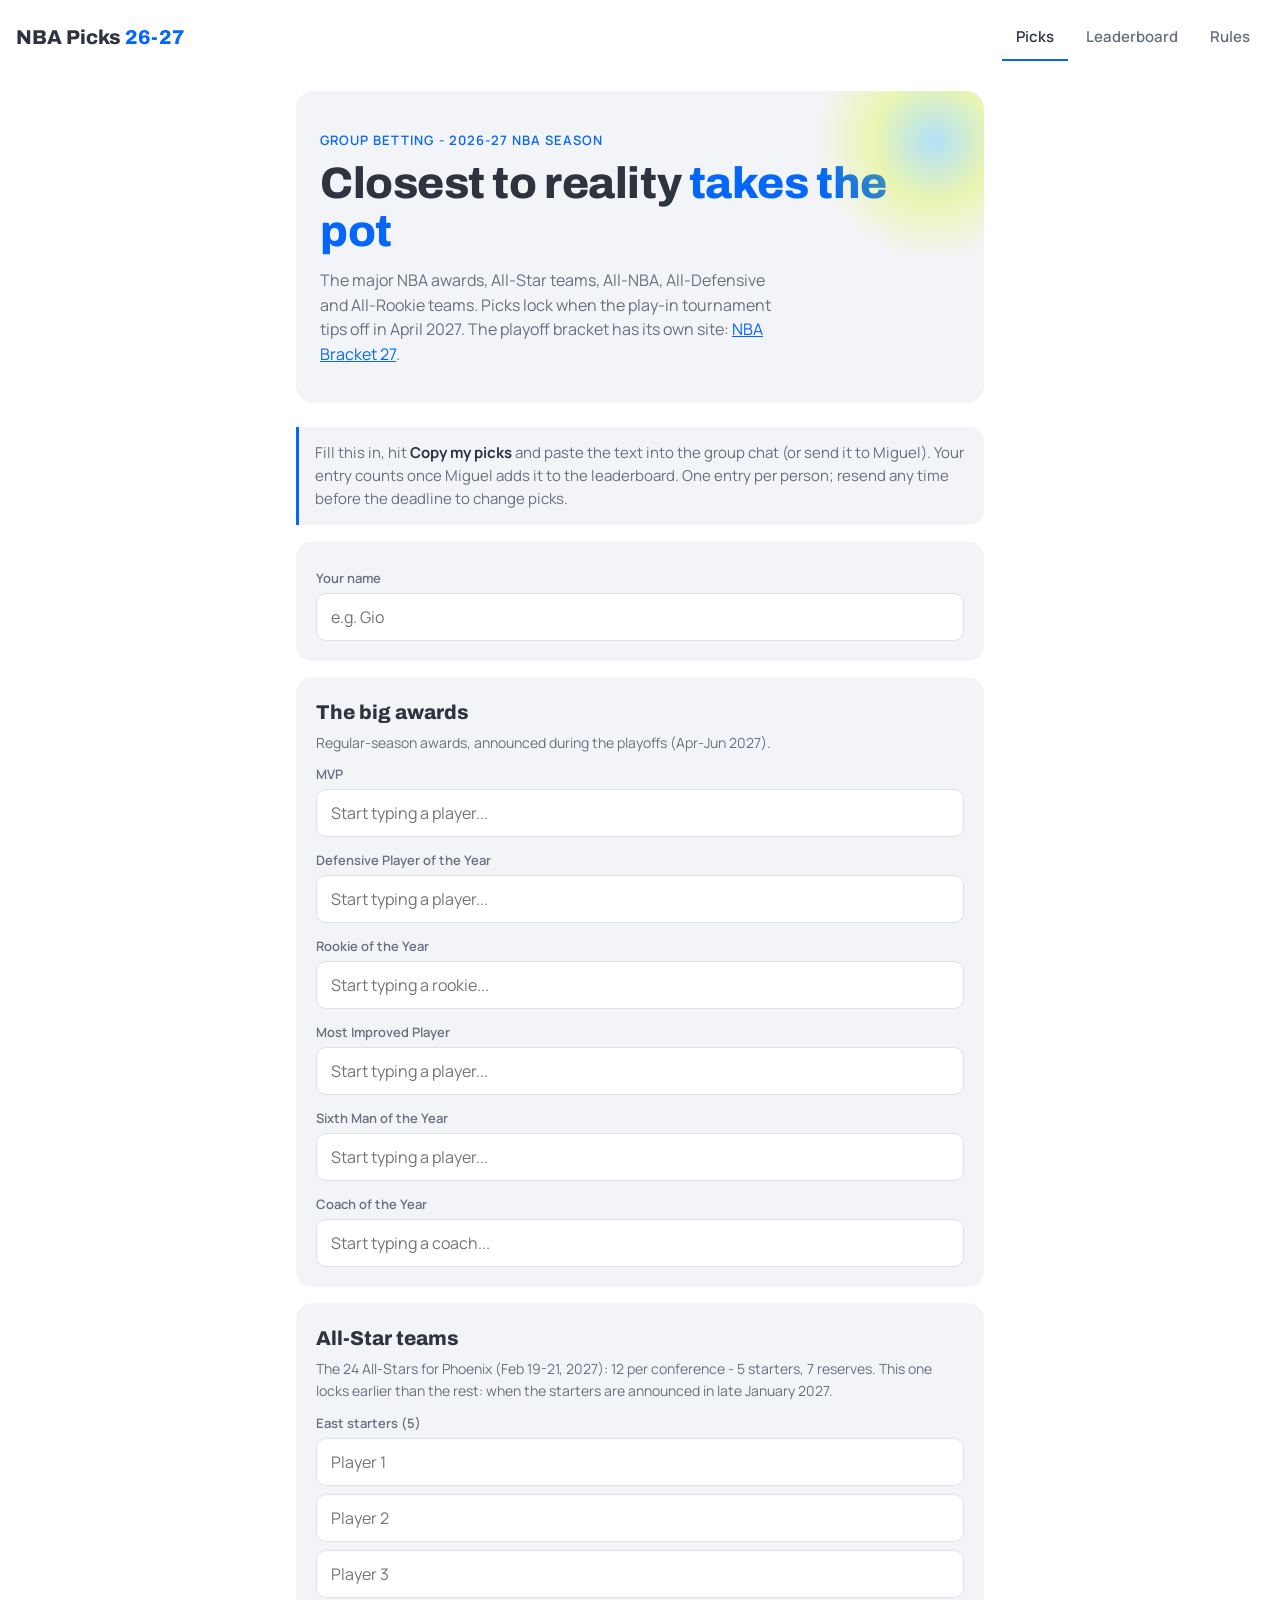
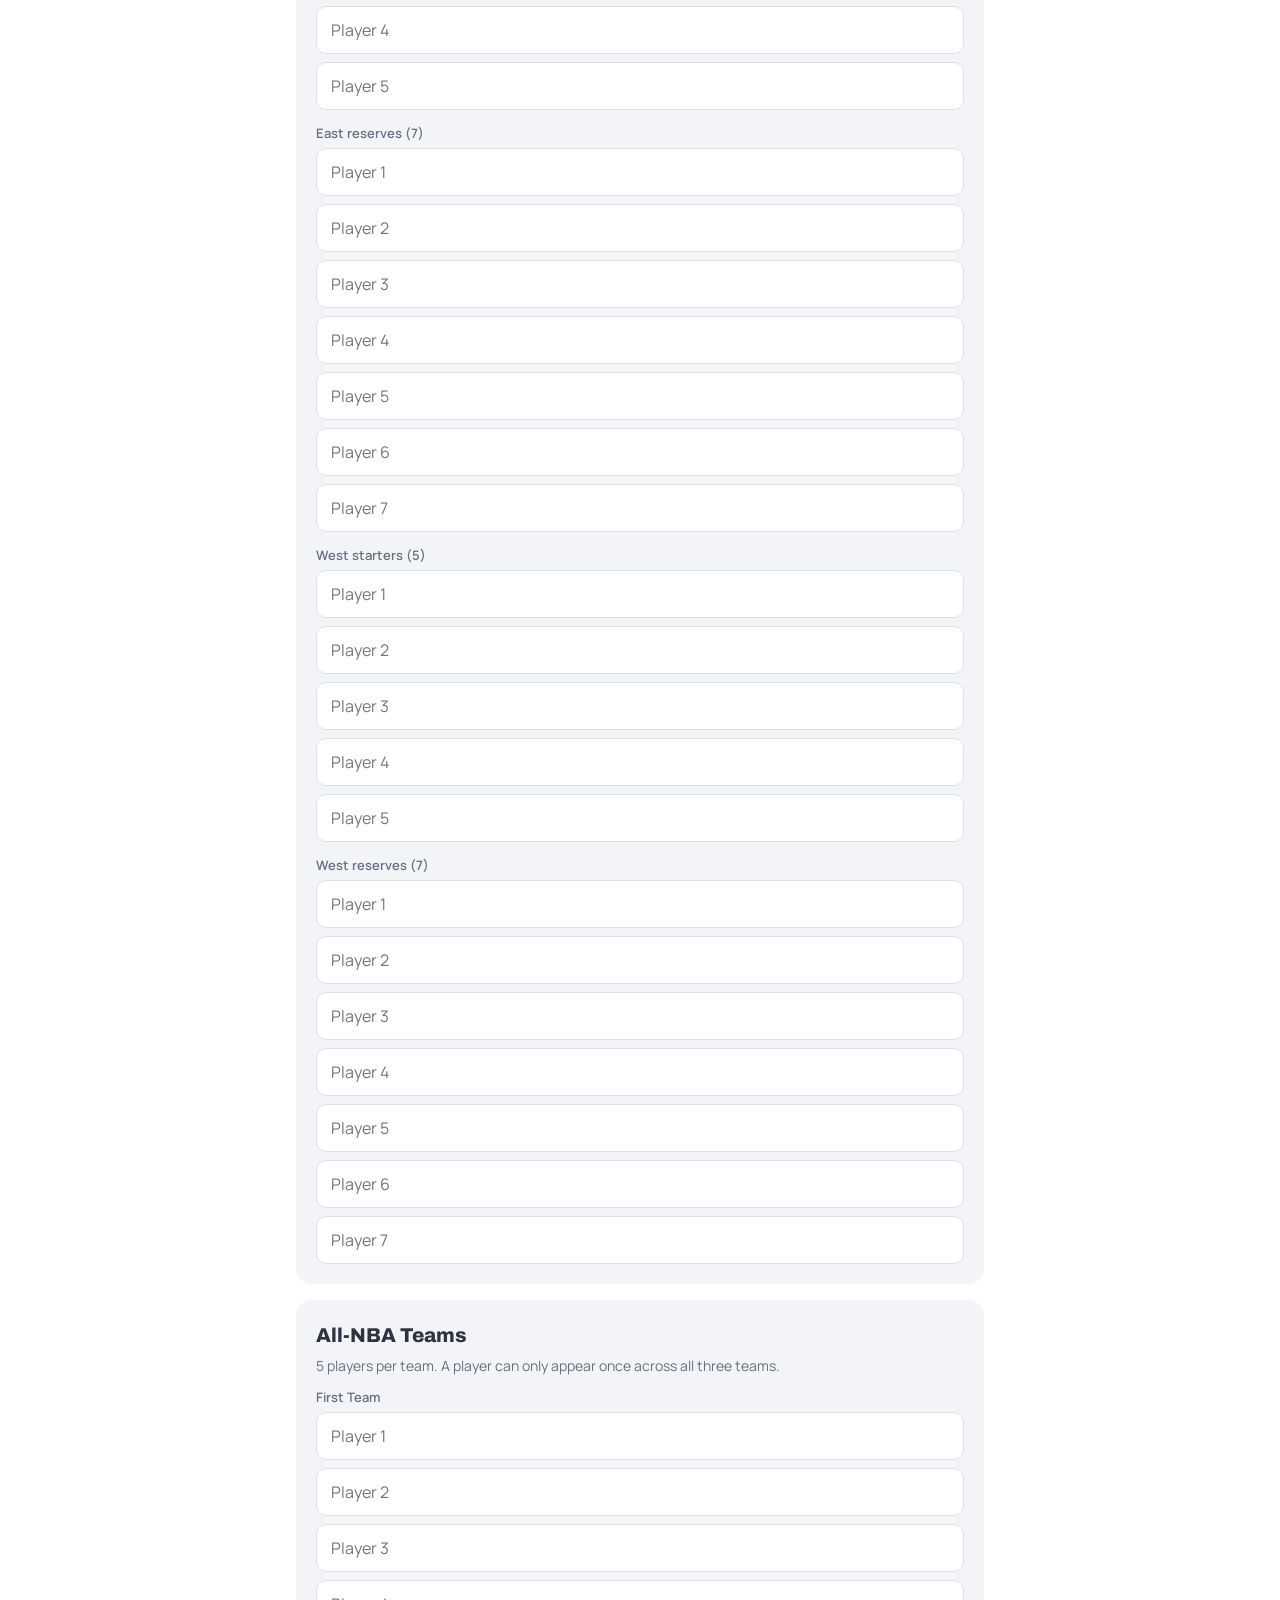
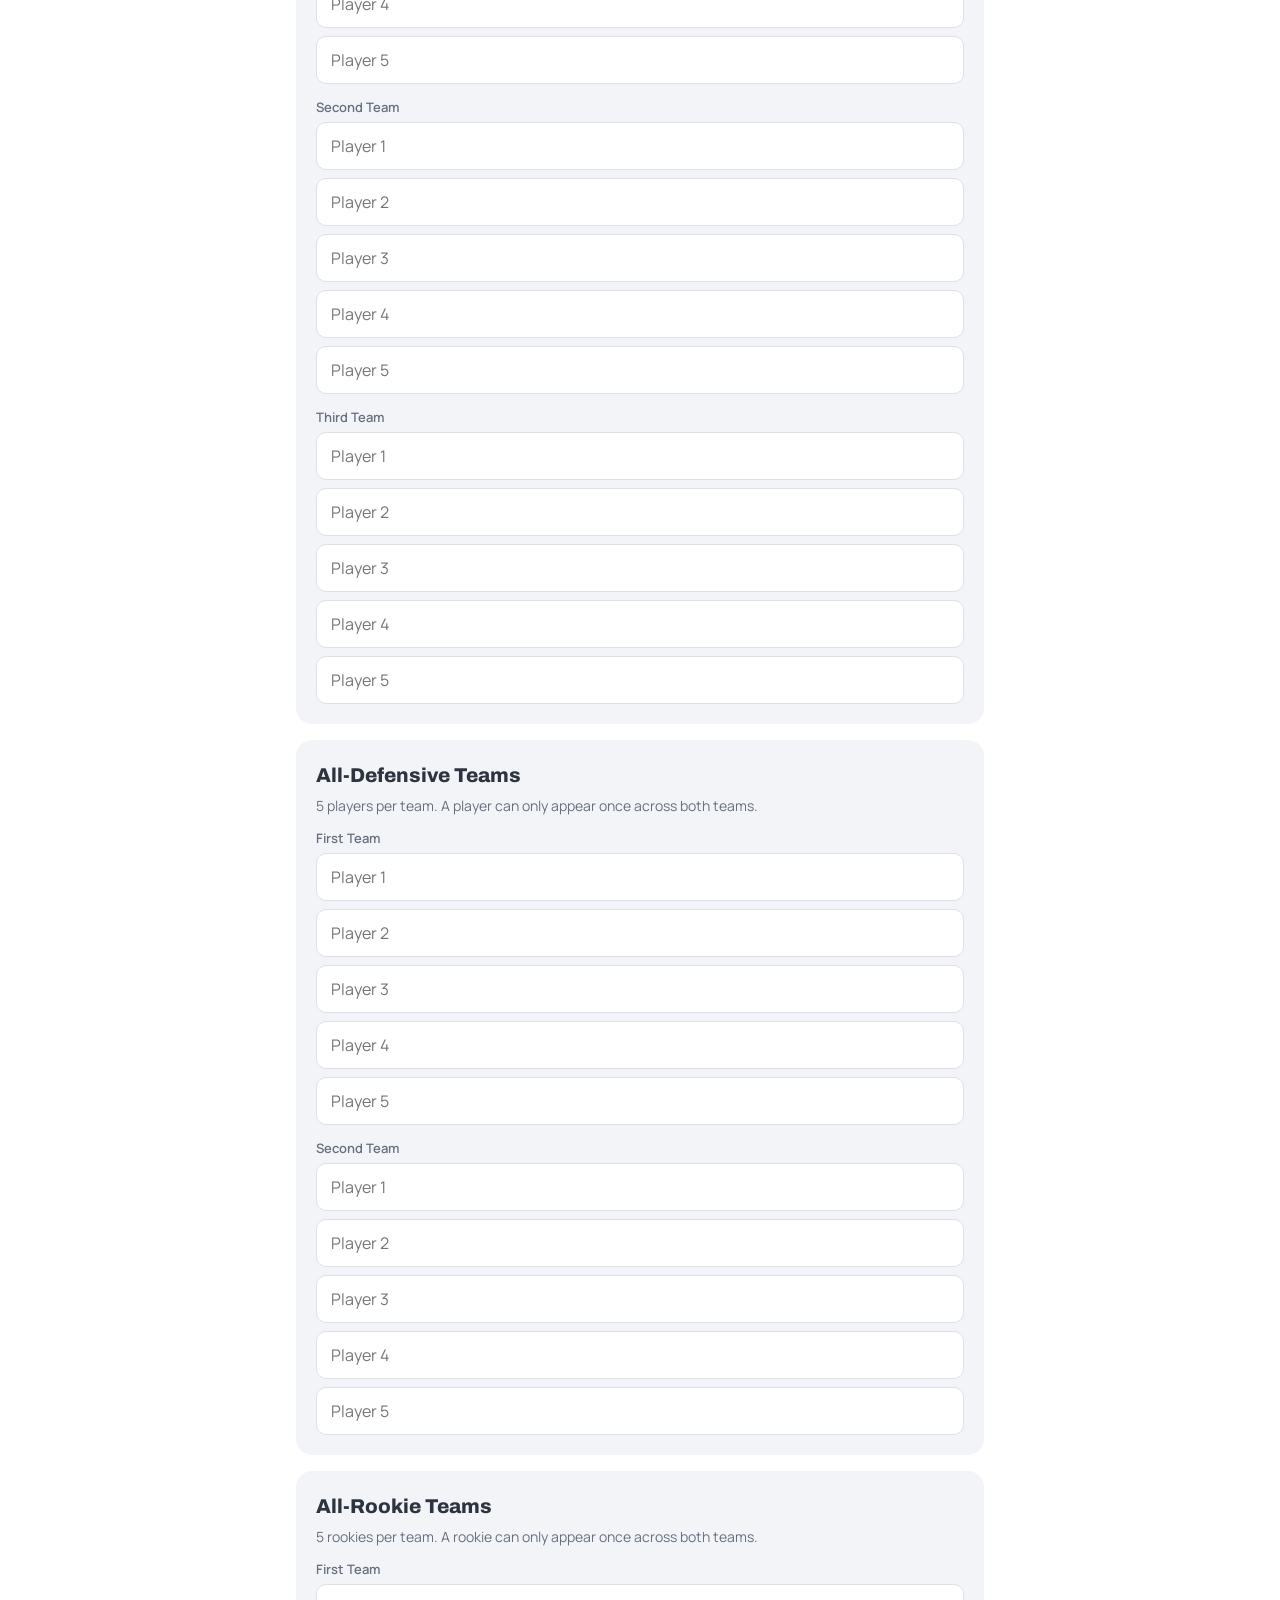
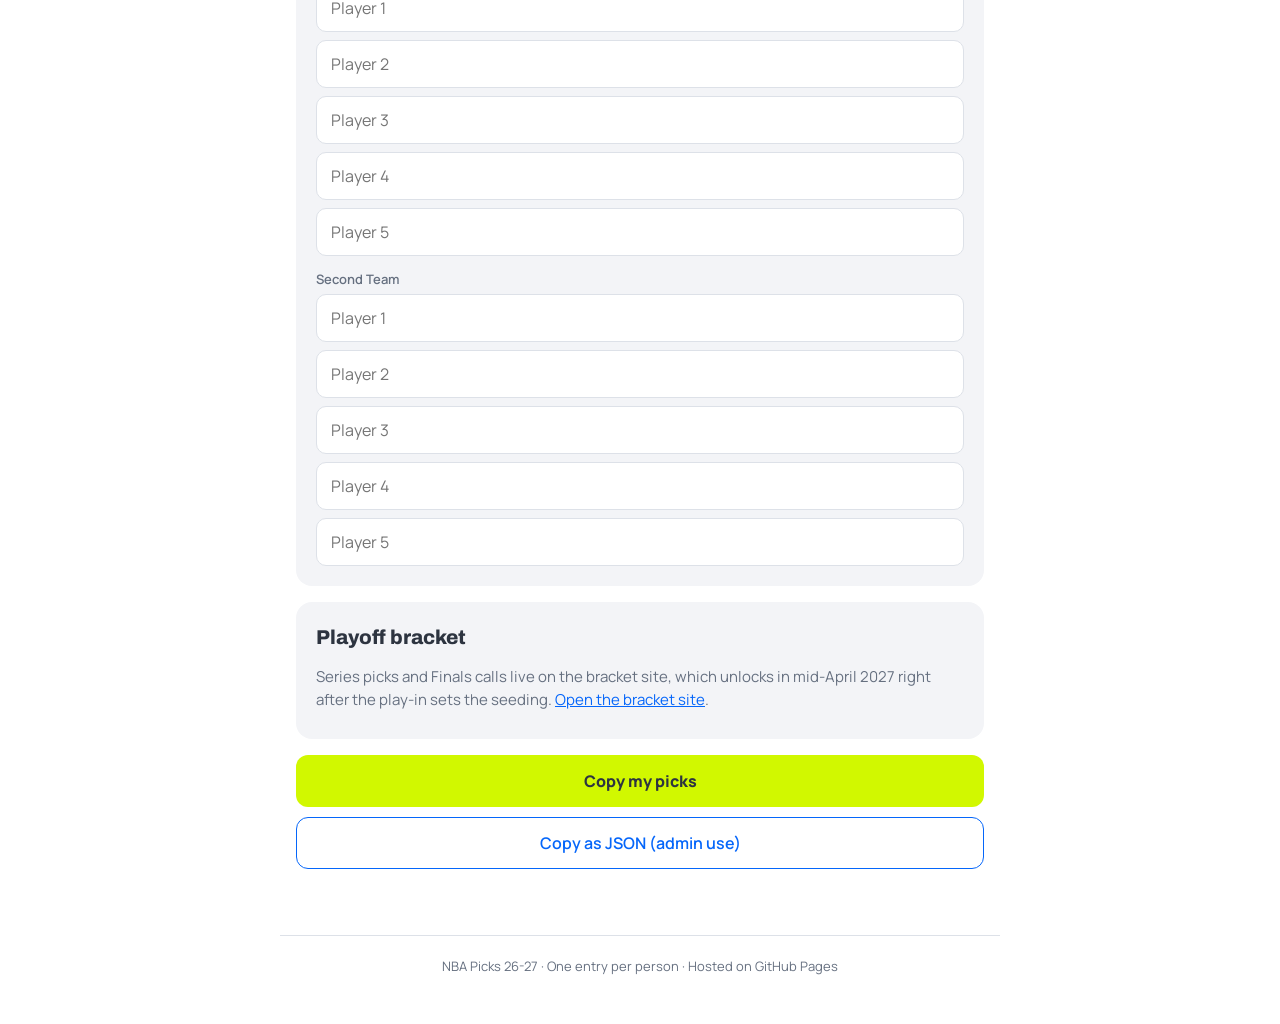
<file: index.html>
<!doctype html>
<html lang="en">
<head>
  <meta charset="utf-8">
  <meta name="viewport" content="width=device-width, initial-scale=1">
  <title>NBA Picks 26-27 | Closest to reality takes the pot</title>
  <meta name="description" content="Group predictions league for the 2026-27 NBA season: every NBA award, All-NBA, All-Defensive and All-Rookie picks. Playoff bracket on its own site.">
  <meta property="og:title" content="NBA Picks 26-27">
  <meta property="og:description" content="Group predictions league for the 2026-27 NBA season. Most correct picks takes the pot.">
  <meta property="og:type" content="website">
  <link rel="icon" href="favicon.svg" type="image/svg+xml">
  <link rel="preconnect" href="https://fonts.googleapis.com">
  <link rel="preconnect" href="https://fonts.gstatic.com" crossorigin>
  <link rel="stylesheet" href="https://fonts.googleapis.com/css2?family=Archivo:wght@600;800&family=Manrope:wght@400;600&display=swap">
  <link rel="stylesheet" href="assets/site.css">
  <script>document.documentElement.classList.add('js');setTimeout(function(){if(!window.siteReady)document.documentElement.classList.remove('js')},2500)</script>
  <script src="assets/site.js" defer></script>
</head>
<body>
<a class="skip" href="#main">Skip to content</a>
<header class="site-header">
  <a class="brand" href="index.html">NBA Picks <span>26-27</span></a>
  <nav class="site-nav" aria-label="Sections">
    <a href="#tab-pick" data-tab="pick" aria-current="page">Picks</a>
    <a href="#tab-board" data-tab="board">Leaderboard</a>
    <a href="#tab-rules" data-tab="rules">Rules</a>
  </nav>
</header>
<main id="main">
  <section class="hero reveal">
    <p class="kicker">Group betting - 2026-27 NBA season</p>
    <h1>Closest to reality <span class="accent">takes the pot</span></h1>
    <p class="support">The major NBA awards, All-Star teams, All-NBA, All-Defensive and All-Rookie teams. Picks lock when the play-in tournament tips off in April 2027. The playoff bracket has its own site: <a href="https://miguelbiacora2000-gif.github.io/nba-bracket-27/">NBA Bracket 27</a>.</p>
  </section>

  <section class="tab active" id="tab-pick" aria-label="Make your picks">
    <div class="note reveal">Fill this in, hit <strong>Copy my picks</strong> and paste the text into the group chat (or send it to Miguel). Your entry counts once Miguel adds it to the leaderboard. One entry per person; resend any time before the deadline to change picks.</div>

    <div class="panel reveal">
      <label class="field-label" for="f-name">Your name</label>
      <input id="f-name" placeholder="e.g. Gio" maxlength="30" autocomplete="off">
    </div>

    <div class="panel reveal">
      <h2>The big awards</h2>
      <p class="sub">Regular-season awards, announced during the playoffs (Apr-Jun 2027).</p>
      <label class="field-label" for="f-mvp">MVP</label>
      <input class="pl" id="f-mvp" list="players" placeholder="Start typing a player..." autocomplete="off">
      <label class="field-label" for="f-dpoy">Defensive Player of the Year</label>
      <input class="pl" id="f-dpoy" list="players" placeholder="Start typing a player..." autocomplete="off">
      <label class="field-label" for="f-roy">Rookie of the Year</label>
      <input class="pl" id="f-roy" list="rookies" placeholder="Start typing a rookie..." autocomplete="off">
      <label class="field-label" for="f-mip">Most Improved Player</label>
      <input class="pl" id="f-mip" list="players" placeholder="Start typing a player..." autocomplete="off">
      <label class="field-label" for="f-smoy">Sixth Man of the Year</label>
      <input class="pl" id="f-smoy" list="players" placeholder="Start typing a player..." autocomplete="off">
      <label class="field-label" for="f-coty">Coach of the Year</label>
      <input class="pl" id="f-coty" list="coaches" placeholder="Start typing a coach..." autocomplete="off">
    </div>


    <div class="panel reveal">
      <h2>All-Star teams</h2>
      <p class="sub">The 24 All-Stars for Phoenix (Feb 19-21, 2027): 12 per conference - 5 starters, 7 reserves. This one locks earlier than the rest: when the starters are announced in late January 2027.</p>
      <span class="field-label">East starters (5)</span><div class="row5" id="f-ase-s"></div>
      <span class="field-label">East reserves (7)</span><div class="row5" id="f-ase-r"></div>
      <span class="field-label">West starters (5)</span><div class="row5" id="f-asw-s"></div>
      <span class="field-label">West reserves (7)</span><div class="row5" id="f-asw-r"></div>
    </div>

    <div class="panel reveal">
      <h2>All-NBA Teams</h2>
      <p class="sub">5 players per team. A player can only appear once across all three teams.</p>
      <span class="field-label">First Team</span><div class="row5" id="f-nba1"></div>
      <span class="field-label">Second Team</span><div class="row5" id="f-nba2"></div>
      <span class="field-label">Third Team</span><div class="row5" id="f-nba3"></div>
    </div>

    <div class="panel reveal">
      <h2>All-Defensive Teams</h2>
      <p class="sub">5 players per team. A player can only appear once across both teams.</p>
      <span class="field-label">First Team</span><div class="row5" id="f-def1"></div>
      <span class="field-label">Second Team</span><div class="row5" id="f-def2"></div>
    </div>

    <div class="panel reveal">
      <h2>All-Rookie Teams</h2>
      <p class="sub">5 rookies per team. A rookie can only appear once across both teams.</p>
      <span class="field-label">First Team</span><div class="row5" id="f-rook1"></div>
      <span class="field-label">Second Team</span><div class="row5" id="f-rook2"></div>
    </div>

    <div class="panel reveal locked-panel">
      <h2>Playoff bracket</h2>
      <p class="locked">Series picks and Finals calls live on the bracket site, which unlocks in mid-April 2027 right after the play-in sets the seeding. <a href="https://miguelbiacora2000-gif.github.io/nba-bracket-27/">Open the bracket site</a>.</p>
    </div>

    <button class="btn btn-cta" id="btn-copy" type="button">Copy my picks</button>
    <button class="btn btn-ghost" id="btn-json" type="button">Copy as JSON (admin use)</button>
    <p id="msg" role="status" aria-live="polite"></p>
  </section>

  <section class="tab" id="tab-board" aria-label="Leaderboard">
    <div id="board"></div>
  </section>

  <section class="tab" id="tab-rules" aria-label="Rules and scoring">
    <div class="panel reveal in-view">
      <h2>How it works</h2>
      <ol class="rules">
        <li><strong>Two deadlines.</strong> All-Star picks lock when the 2027 starters are announced (expected late January 2027, game is Feb 21 in Phoenix). All award picks lock when the 2027 play-in tournament tips off (mid-April 2027). The playoff bracket on its own site opens right after and locks before Game 1 of the first round.</li>
        <li><strong>Submit in the group chat.</strong> This site cannot store entries itself. Fill the form, copy the text, paste it to Miguel. He adds it to the leaderboard.</li>
        <li><strong>Scoring is automatic.</strong> Once official results are in (All-Stars in January, awards during the playoffs, All-NBA teams shortly after), the leaderboard scores itself.</li>
        <li><strong>Winner takes the pot.</strong> Most points wins. Tiebreak: correct MVP, then correct DPOY, then earliest submission.</li>
      </ol>
    </div>
    <div class="panel reveal in-view">
      <h2>Scoring</h2>
      <table>
        <tr><th>Pick</th><th>Points</th></tr>
        <tr><td>MVP</td><td>15 (7 if your pick finishes 2nd or 3rd)</td></tr>
        <tr><td>Defensive Player of the Year</td><td>12 (6 if 2nd or 3rd)</td></tr>
        <tr><td>Rookie of the Year</td><td>12 (6 if 2nd or 3rd)</td></tr>
        <tr><td>Most Improved Player</td><td>12 (6 if 2nd or 3rd)</td></tr>
        <tr><td>Sixth Man of the Year</td><td>6 (3 if 2nd or 3rd)</td></tr>
        <tr><td>Coach of the Year</td><td>6 (3 if 2nd or 3rd)</td></tr>
        <tr><td>All-Star, per player</td><td>0.5 if he makes a roster (starter or reserve)</td></tr>
        <tr><td>All-NBA, per player</td><td>1 in the exact team you called, 0.5 if on a different All-NBA team</td></tr>
        <tr><td>All-Defensive, per player</td><td>0.5 if on either All-Defensive team</td></tr>
        <tr><td>All-Rookie, per player</td><td>0.5 if on either All-Rookie team</td></tr>
      </table>
      <p class="sub" style="margin-top:10px">Max from this site: 100 pts - 63 on the main awards, 37 on the team picks. Playoff bracket points in April, on the bracket site: 5 per 1st-round series, 8 per conference semi, 12 per conference final, 20 for the Finals series, +2 per exact series length.</p>
    </div>
  </section>
</main>
<footer class="site-footer">
  <p>NBA Picks 26-27 · One entry per person · Hosted on GitHub Pages</p>
</footer>
<datalist id="players"></datalist>
<datalist id="rookies"></datalist>
<datalist id="coaches"></datalist>
<script src="picks.js"></script>
<script src="results.js"></script>
</body>
</html>
</file>
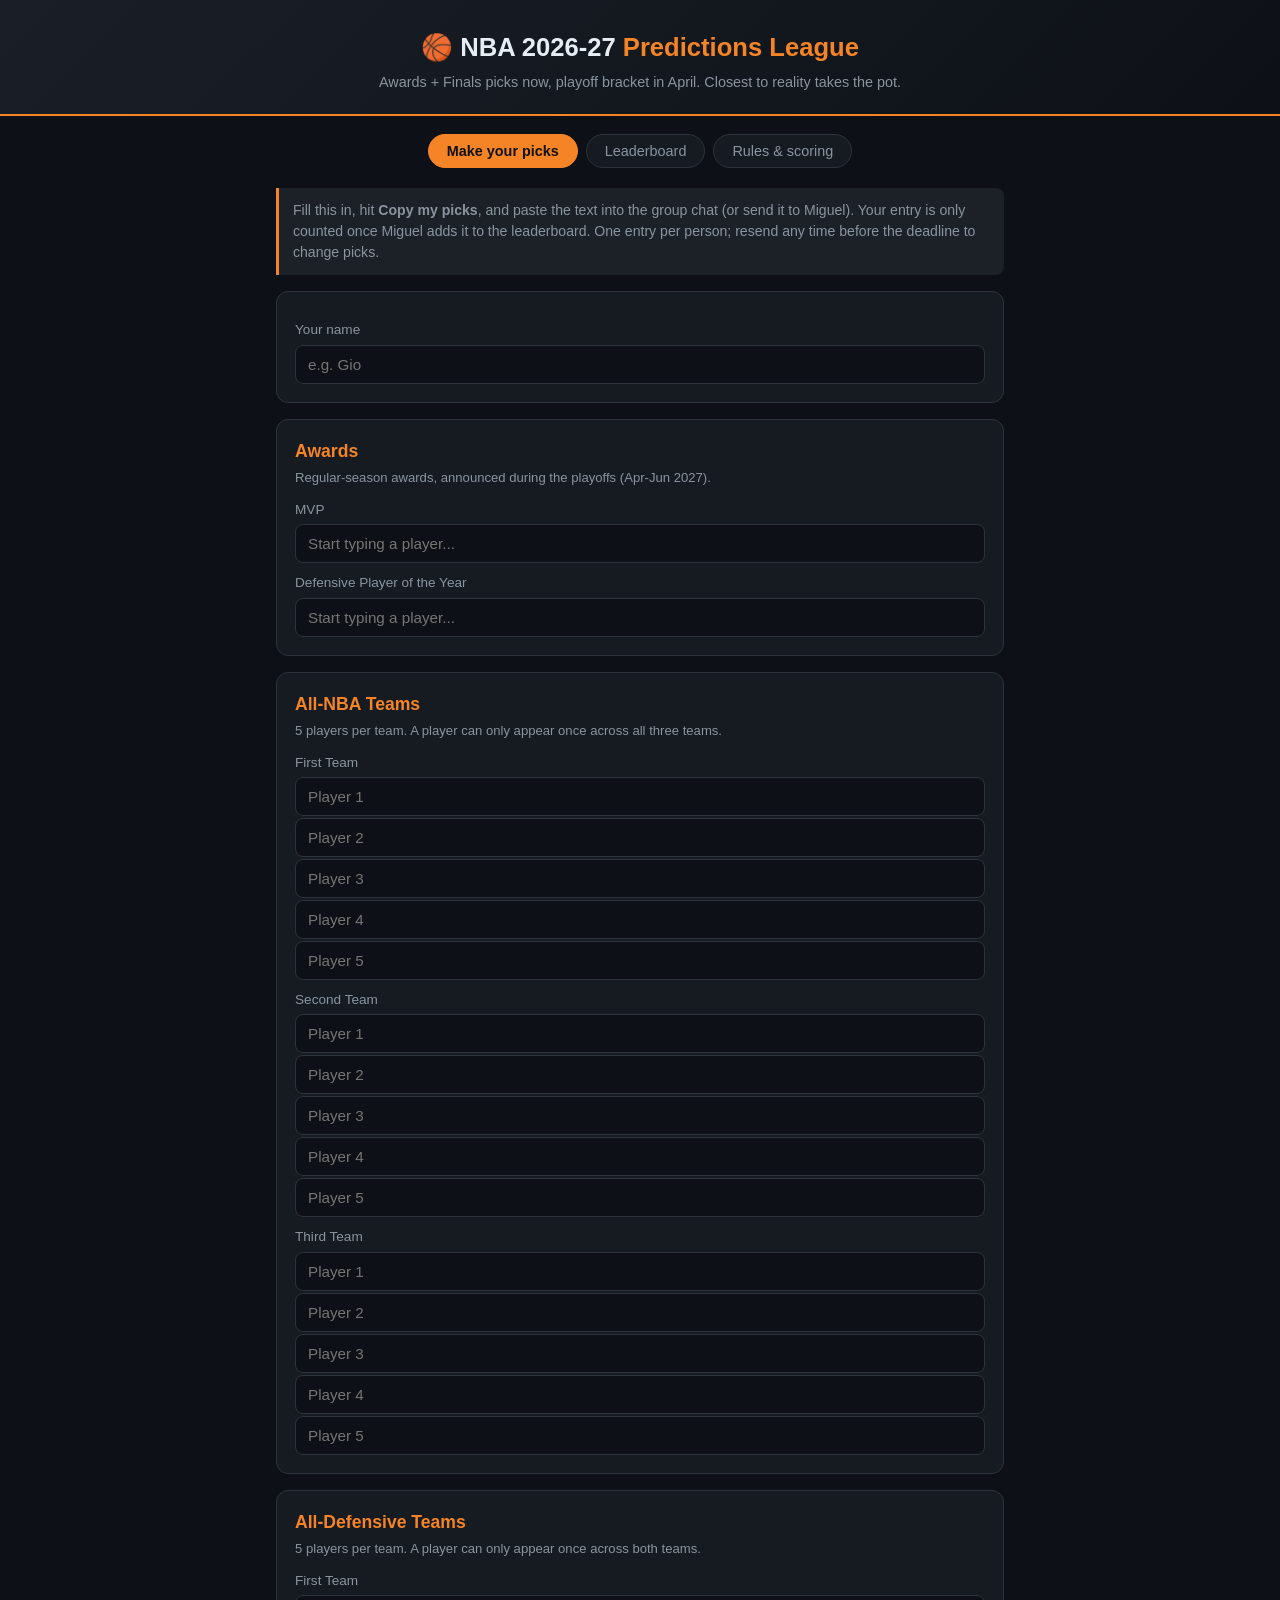
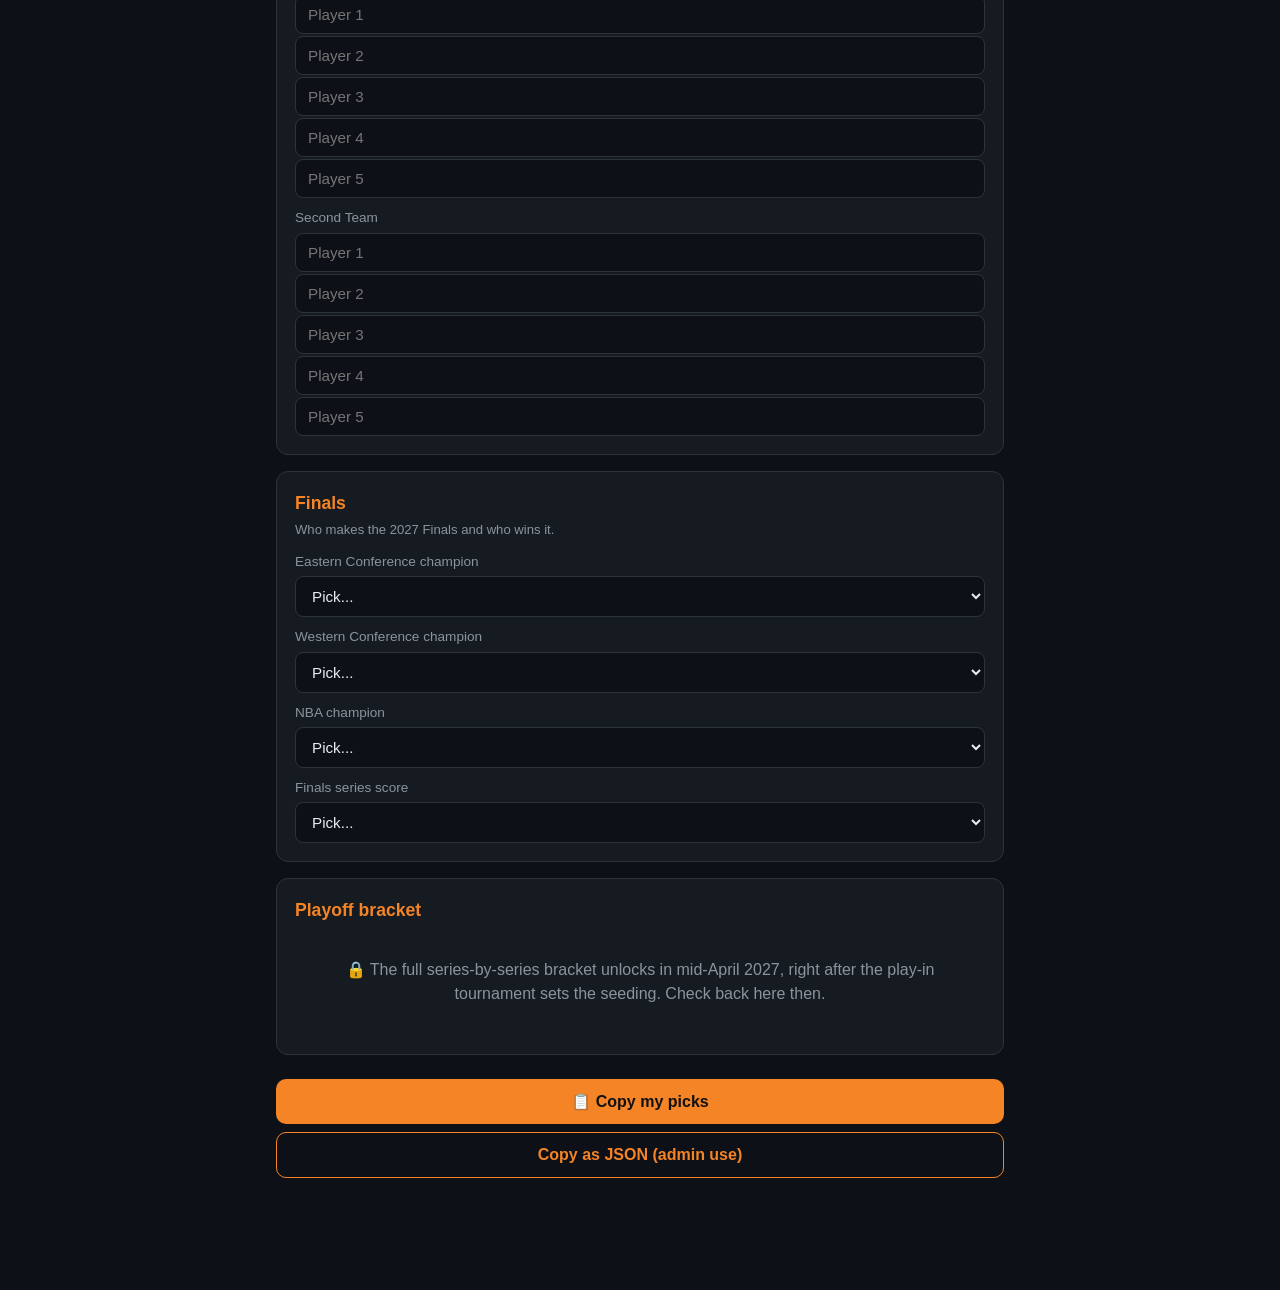
<file: 1-index.html>
<!DOCTYPE html>
<html lang="en">
<head>
<meta charset="UTF-8">
<meta name="viewport" content="width=device-width, initial-scale=1.0">
<title>NBA 26-27 Predictions League</title>
<style>
  :root { --bg:#0d1117; --card:#161b22; --line:#2d333b; --txt:#e6edf3; --dim:#8b949e; --orange:#f58426; --blue:#1d4ed8; }
  * { box-sizing:border-box; margin:0; padding:0; }
  body { font-family:-apple-system,'Segoe UI',Roboto,Helvetica,Arial,sans-serif; background:var(--bg); color:var(--txt); line-height:1.5; padding-bottom:60px; }
  header { background:linear-gradient(135deg,#1a1f27,#0d1117); border-bottom:2px solid var(--orange); padding:28px 16px 20px; text-align:center; }
  header h1 { font-size:1.6rem; } header h1 span { color:var(--orange); }
  header p { color:var(--dim); font-size:.9rem; margin-top:6px; }
  nav { display:flex; justify-content:center; gap:8px; margin:18px 16px 0; flex-wrap:wrap; }
  nav button { background:var(--card); color:var(--dim); border:1px solid var(--line); border-radius:20px; padding:8px 18px; font-size:.9rem; cursor:pointer; }
  nav button.active { background:var(--orange); color:#111; border-color:var(--orange); font-weight:600; }
  main { max-width:760px; margin:0 auto; padding:20px 16px; }
  .tab { display:none; } .tab.active { display:block; }
  .card { background:var(--card); border:1px solid var(--line); border-radius:12px; padding:18px; margin-bottom:16px; }
  .card h2 { font-size:1.1rem; color:var(--orange); margin-bottom:4px; }
  .card .sub { color:var(--dim); font-size:.82rem; margin-bottom:12px; }
  label { display:block; font-size:.85rem; color:var(--dim); margin:10px 0 4px; }
  input, select { width:100%; background:#0d1117; color:var(--txt); border:1px solid var(--line); border-radius:8px; padding:10px 12px; font-size:.95rem; }
  input:focus, select:focus { outline:none; border-color:var(--orange); }
  .row5 { display:grid; grid-template-columns:1fr; gap:2px; }
  .btn { display:inline-block; background:var(--orange); color:#111; border:none; border-radius:10px; padding:13px 22px; font-size:1rem; font-weight:700; cursor:pointer; width:100%; margin-top:8px; }
  .btn.secondary { background:transparent; color:var(--orange); border:1px solid var(--orange); }
  .btn:disabled { opacity:.5; cursor:not-allowed; }
  #msg { text-align:center; margin-top:10px; font-size:.9rem; min-height:22px; }
  #msg.ok { color:#3fb950; } #msg.err { color:#f85149; }
  table { width:100%; border-collapse:collapse; font-size:.88rem; }
  th, td { padding:9px 8px; border-bottom:1px solid var(--line); text-align:left; }
  th { color:var(--dim); font-weight:600; font-size:.78rem; text-transform:uppercase; letter-spacing:.04em; }
  .picks-detail { font-size:.8rem; color:var(--dim); }
  .pill { display:inline-block; background:#21262d; border-radius:12px; padding:2px 10px; margin:2px 2px; font-size:.78rem; }
  .pill.hit { background:#14532d; color:#86efac; } .pill.close { background:#713f12; color:#fde047; }
  ol.rules { padding-left:20px; } ol.rules li { margin-bottom:10px; font-size:.92rem; }
  ol.rules b { color:var(--orange); }
  .note { background:#1c2128; border-left:3px solid var(--orange); padding:12px 14px; border-radius:0 8px 8px 0; font-size:.88rem; color:var(--dim); margin-bottom:16px; }
  .locked { text-align:center; padding:30px 10px; color:var(--dim); }
</style>
</head>
<body>
<header>
  <h1>🏀 NBA 2026-27 <span>Predictions League</span></h1>
  <p>Awards + Finals picks now, playoff bracket in April. Closest to reality takes the pot.</p>
</header>
<nav>
  <button class="active" data-tab="pick">Make your picks</button>
  <button data-tab="board">Leaderboard</button>
  <button data-tab="rules">Rules & scoring</button>
</nav>
<main>
  <div class="tab active" id="tab-pick">
    <div class="note">Fill this in, hit <b>Copy my picks</b>, and paste the text into the group chat (or send it to Miguel). Your entry is only counted once Miguel adds it to the leaderboard. One entry per person; resend any time before the deadline to change picks.</div>
    <div class="card">
      <label>Your name</label>
      <input id="f-name" placeholder="e.g. Gio" maxlength="30">
    </div>
    <div class="card">
      <h2>Awards</h2>
      <div class="sub">Regular-season awards, announced during the playoffs (Apr-Jun 2027).</div>
      <label>MVP</label><input class="pl" id="f-mvp" list="players" placeholder="Start typing a player...">
      <label>Defensive Player of the Year</label><input class="pl" id="f-dpoy" list="players" placeholder="Start typing a player...">
    </div>
    <div class="card">
      <h2>All-NBA Teams</h2>
      <div class="sub">5 players per team. A player can only appear once across all three teams.</div>
      <label>First Team</label><div class="row5" id="f-nba1"></div>
      <label>Second Team</label><div class="row5" id="f-nba2"></div>
      <label>Third Team</label><div class="row5" id="f-nba3"></div>
    </div>
    <div class="card">
      <h2>All-Defensive Teams</h2>
      <div class="sub">5 players per team. A player can only appear once across both teams.</div>
      <label>First Team</label><div class="row5" id="f-def1"></div>
      <label>Second Team</label><div class="row5" id="f-def2"></div>
    </div>
    <div class="card">
      <h2>Finals</h2>
      <div class="sub">Who makes the 2027 Finals and who wins it.</div>
      <label>Eastern Conference champion</label><select id="f-east"></select>
      <label>Western Conference champion</label><select id="f-west"></select>
      <label>NBA champion</label><select id="f-champ"></select>
      <label>Finals series score</label>
      <select id="f-score"><option value="">Pick...</option><option>4-0</option><option>4-1</option><option>4-2</option><option>4-3</option></select>
    </div>
    <div class="card">
      <h2>Playoff bracket</h2>
      <div class="locked">🔒 The full series-by-series bracket unlocks in mid-April 2027, right after the play-in tournament sets the seeding. Check back here then.</div>
    </div>
    <button class="btn" id="btn-copy">📋 Copy my picks</button>
    <button class="btn secondary" id="btn-json">Copy as JSON (admin use)</button>
    <div id="msg"></div>
  </div>

  <div class="tab" id="tab-board">
    <div id="board"></div>
  </div>

  <div class="tab" id="tab-rules">
    <div class="card">
      <h2>How it works</h2>
      <ol class="rules">
        <li><b>Enter before the deadline.</b> Award + Finals picks lock when the 2027 play-in tournament tips off (mid-April 2027). The playoff bracket opens right after, and locks before Game 1 of the first round.</li>
        <li><b>Submit via the group chat.</b> This site can't store entries itself. Fill the form, copy the text, paste it to Miguel. He adds it to the leaderboard.</li>
        <li><b>Scoring is automatic.</b> Once official results are in (awards are announced during the playoffs; the Finals end in June), the leaderboard scores itself.</li>
        <li><b>Winner takes the pot.</b> Most points wins. Tiebreak: correct champion, then correct MVP, then earliest submission.</li>
      </ol>
    </div>
    <div class="card">
      <h2>Scoring</h2>
      <table>
        <tr><th>Pick</th><th>Points</th></tr>
        <tr><td>MVP</td><td>10 (5 if your pick finishes 2nd or 3rd)</td></tr>
        <tr><td>Defensive Player of the Year</td><td>8 (4 if 2nd or 3rd)</td></tr>
        <tr><td>All-NBA, per player</td><td>3 in the exact team you called, 2 if on a different All-NBA team</td></tr>
        <tr><td>All-Defensive, per player</td><td>2 in the exact team, 1 if on the other team</td></tr>
        <tr><td>Conference champion</td><td>10 each (East + West)</td></tr>
        <tr><td>NBA champion</td><td>15</td></tr>
        <tr><td>Exact Finals score</td><td>+5 (only if champion correct)</td></tr>
      </table>
      <div class="sub" style="margin-top:10px">Max from this phase: 123 pts. Playoff bracket points (April): 5 per 1st-round series, 8 per conference semi, 12 per conference final, 20 for the Finals series, +2 per exact series length.</div>
    </div>
  </div>
</main>
<datalist id="players"></datalist>
<script>
const PLAYERS = ["Luka Doncic","Victor Wembanyama","Shai Gilgeous-Alexander","Nikola Jokic","Giannis Antetokounmpo","Jayson Tatum","Anthony Edwards","Jalen Brunson","Cade Cunningham","Donovan Mitchell","Jalen Williams","Kevin Durant","LeBron James","Stephen Curry","Anthony Davis","Joel Embiid","Tyrese Haliburton","Paolo Banchero","Franz Wagner","Evan Mobley","Amen Thompson","Ausar Thompson","Alperen Sengun","Jalen Johnson","Trae Young","LaMelo Ball","Devin Booker","De'Aaron Fox","Tyrese Maxey","Jaylen Brown","Kawhi Leonard","James Harden","Kyrie Irving","Damian Lillard","Karl-Anthony Towns","Domantas Sabonis","Rudy Gobert","Jaren Jackson Jr.","Chet Holmgren","Draymond Green","Dyson Daniels","Bam Adebayo","Scottie Barnes","Brandon Ingram","Zion Williamson","Ja Morant","Lauri Markkanen","Dejounte Murray","Derrick White","Jrue Holiday","Kristaps Porzingis","Aaron Gordon","Jamal Murray","Michael Porter Jr.","Austin Reaves","Darius Garland","Jarrett Allen","Pascal Siakam","OG Anunoby","Mikal Bridges","Josh Hart","Alex Caruso","Luguentz Dort","Trey Murphy III","Cooper Flagg","Dylan Harper"];
const EAST = ["Atlanta Hawks","Boston Celtics","Brooklyn Nets","Charlotte Hornets","Chicago Bulls","Cleveland Cavaliers","Detroit Pistons","Indiana Pacers","Miami Heat","Milwaukee Bucks","New York Knicks","Orlando Magic","Philadelphia 76ers","Toronto Raptors","Washington Wizards"];
const WEST = ["Dallas Mavericks","Denver Nuggets","Golden State Warriors","Houston Rockets","LA Clippers","Los Angeles Lakers","Memphis Grizzlies","Minnesota Timberwolves","New Orleans Pelicans","Oklahoma City Thunder","Phoenix Suns","Portland Trail Blazers","Sacramento Kings","San Antonio Spurs","Utah Jazz"];

const dl = document.getElementById('players');
PLAYERS.forEach(p => { const o=document.createElement('option'); o.value=p; dl.appendChild(o); });
function buildRow(id){ const d=document.getElementById(id); for(let i=0;i<5;i++){ const inp=document.createElement('input'); inp.className='pl'; inp.setAttribute('list','players'); inp.placeholder='Player '+(i+1); d.appendChild(inp);} }
['f-nba1','f-nba2','f-nba3','f-def1','f-def2'].forEach(buildRow);
function fillTeams(id,teams){ const s=document.getElementById(id); s.innerHTML='<option value="">Pick...</option>'+teams.map(t=>`<option>${t}</option>`).join(''); }
fillTeams('f-east',EAST); fillTeams('f-west',WEST); fillTeams('f-champ',EAST.concat(WEST));

function vals(id){ return Array.from(document.getElementById(id).querySelectorAll('input')).map(i=>i.value.trim()); }
function collect(){
  const p = {
    name: document.getElementById('f-name').value.trim(),
    mvp: document.getElementById('f-mvp').value.trim(),
    dpoy: document.getElementById('f-dpoy').value.trim(),
    allNba1: vals('f-nba1'), allNba2: vals('f-nba2'), allNba3: vals('f-nba3'),
    allDef1: vals('f-def1'), allDef2: vals('f-def2'),
    east: document.getElementById('f-east').value, west: document.getElementById('f-west').value,
    champion: document.getElementById('f-champ').value, finalsScore: document.getElementById('f-score').value,
    submitted: new Date().toISOString().slice(0,10)
  };
  return p;
}
function validate(p){
  if(!p.name) return 'Add your name.';
  for(const [k,label] of [['mvp','MVP'],['dpoy','DPOY'],['east','East champion'],['west','West champion'],['champion','NBA champion'],['finalsScore','Finals score']]) if(!p[k]) return 'Missing: '+label;
  const nba = p.allNba1.concat(p.allNba2,p.allNba3), def = p.allDef1.concat(p.allDef2);
  if(nba.some(x=>!x)) return 'Fill all 15 All-NBA slots.';
  if(def.some(x=>!x)) return 'Fill all 10 All-Defensive slots.';
  if(new Set(nba.map(x=>x.toLowerCase())).size !== 15) return 'All-NBA: each player can only appear once across the three teams.';
  if(new Set(def.map(x=>x.toLowerCase())).size !== 10) return 'All-Defensive: each player can only appear once across both teams.';
  if(p.champion !== p.east && p.champion !== p.west) return 'The NBA champion must be one of your two conference champions.';
  return null;
}
function fmt(p){
  return `🏀 NBA 26-27 Picks - ${p.name}\nMVP: ${p.mvp}\nDPOY: ${p.dpoy}\nAll-NBA 1st: ${p.allNba1.join(', ')}\nAll-NBA 2nd: ${p.allNba2.join(', ')}\nAll-NBA 3rd: ${p.allNba3.join(', ')}\nAll-Def 1st: ${p.allDef1.join(', ')}\nAll-Def 2nd: ${p.allDef2.join(', ')}\nFinals: ${p.east} vs ${p.west}\nChampion: ${p.champion} (${p.finalsScore})`;
}
function flash(t,ok){ const m=document.getElementById('msg'); m.textContent=t; m.className=ok?'ok':'err'; }
function doCopy(text){
  if(navigator.clipboard && navigator.clipboard.writeText) return navigator.clipboard.writeText(text);
  const ta=document.createElement('textarea'); ta.value=text; document.body.appendChild(ta); ta.select(); document.execCommand('copy'); ta.remove(); return Promise.resolve();
}
document.getElementById('btn-copy').onclick = () => {
  const p=collect(); const err=validate(p); if(err) return flash(err,false);
  doCopy(fmt(p)).then(()=>flash('Copied! Now paste it in the group chat and send it to Miguel.',true)).catch(()=>flash('Copy failed - long-press and select the text instead.',false));
};
document.getElementById('btn-json').onclick = () => {
  const p=collect(); const err=validate(p); if(err) return flash(err,false);
  doCopy(JSON.stringify(p)).then(()=>flash('JSON copied (for the admin file).',true)).catch(()=>flash('Copy failed.',false));
};

/* Leaderboard */
function score(p,r){
  let s=0; const det={};
  if(r.mvp){ if(p.mvp===r.mvp) s+=10; else if((r.mvpTop3||[]).includes(p.mvp)) s+=5; }
  if(r.dpoy){ if(p.dpoy===r.dpoy) s+=8; else if((r.dpoyTop3||[]).includes(p.dpoy)) s+=4; }
  [['allNba1',3,2],['allNba2',3,2],['allNba3',3,2]].forEach(([k,exact,any])=>{
    const all = (r.allNba1||[]).concat(r.allNba2||[],r.allNba3||[]);
    (p[k]||[]).forEach(x=>{ if((r[k]||[]).includes(x)) s+=exact; else if(all.includes(x)) s+=any; });
  });
  [['allDef1',2,1],['allDef2',2,1]].forEach(([k,exact,any])=>{
    const all = (r.allDef1||[]).concat(r.allDef2||[]);
    (p[k]||[]).forEach(x=>{ if((r[k]||[]).includes(x)) s+=exact; else if(all.includes(x)) s+=any; });
  });
  if(r.east && p.east===r.east) s+=10;
  if(r.west && p.west===r.west) s+=10;
  if(r.champion && p.champion===r.champion){ s+=15; if(r.finalsScore && p.finalsScore===r.finalsScore) s+=5; }
  det.max=123; return s;
}
function hasResults(r){ return r && (r.mvp || r.dpoy || r.east || r.champion || (r.allNba1||[]).length); }
function renderBoard(){
  const b=document.getElementById('board');
  const picks = window.PICKS||[], r = window.RESULTS||{};
  if(!picks.length){ b.innerHTML='<div class="card"><div class="locked">No entries yet. Be the first - make your picks and send them to Miguel.</div></div>'; return; }
  const scored = hasResults(r);
  let rows = picks.map(p=>({p, s: score(p,r)})).sort((a,b)=>b.s-a.s);
  let html = '<div class="card"><h2>Leaderboard</h2><div class="sub">'+(scored?'Scored against official results so far.':'Results not in yet - standings go live as results are announced (Apr-Jun 2027).')+'</div><table><tr><th>#</th><th>Name</th><th>Pts</th><th>Picks</th></tr>';
  rows.forEach((x,i)=>{
    html += `<tr><td>${i+1}</td><td><b>${x.p.name}</b><br><span class="picks-detail">in ${x.p.submitted||'-'}</span></td><td>${scored?x.s:'-'}</td>
      <td class="picks-detail">MVP: ${x.p.mvp}<br>DPOY: ${x.p.dpoy}<br>Champ: ${x.p.champion} (${x.p.finalsScore||'?'})</td></tr>`;
  });
  html += '</table></div>';
  b.innerHTML = html;
}
renderBoard();

document.querySelectorAll('nav button').forEach(btn=>{
  btn.onclick=()=>{ document.querySelectorAll('nav button').forEach(x=>x.classList.remove('active')); btn.classList.add('active');
    document.querySelectorAll('.tab').forEach(t=>t.classList.remove('active')); document.getElementById('tab-'+btn.dataset.tab).classList.add('active');
    if(btn.dataset.tab==='board') renderBoard(); };
});
</script>
<script src="picks.js"></script>
<script src="results.js"></script>
<script>renderBoard();</script>
</body>
</html>
</file>
<file: assets/site.css>
/* NBA Picks 26-27 - Workshop design system */
:root {
  --bg: #ffffff;
  --ink: #2d3440;
  --muted: #667080;
  --panel: #f3f4f7;
  --line: #dde1e8;
  --primary: #0566fa;
  --emph: #d1f800;
  --ease-out: cubic-bezier(.22, 1, .36, 1);
  --ease-in-out: cubic-bezier(.65, 0, .35, 1);
  --dur-fast: 180ms;
  --dur-base: 420ms;
  --dur-slow: 800ms;
  --stagger: 70ms;
}
@media (prefers-color-scheme: dark) {
  :root { --bg: #11151b; --ink: #e9ecf1; --muted: #9aa3b2; --panel: #1b212a; --line: #2a323e; --primary: #4d8dff; }
}
* { box-sizing: border-box; margin: 0; padding: 0; }
html { -webkit-text-size-adjust: 100%; }
body {
  font-family: 'Manrope', system-ui, sans-serif;
  font-size: 16px; line-height: 1.55;
  background: var(--bg); color: var(--ink);
  padding-bottom: 48px;
}
h1, h2, .brand { font-family: 'Archivo', 'Manrope', sans-serif; }
h1 { font-weight: 800; font-size: clamp(28px, 5vw, 44px); line-height: 1.1; letter-spacing: -0.01em; }
h2 { font-weight: 800; font-size: 20px; margin-bottom: 4px; }
.accent { color: var(--primary); }
a { color: var(--primary); }
:focus-visible { outline: 2px solid var(--primary); outline-offset: 2px; border-radius: 4px; }

.skip {
  position: absolute; left: -9999px; top: 0;
  background: var(--ink); color: var(--bg); padding: 10px 16px; z-index: 100;
}
.skip:focus { left: 8px; top: 8px; }

.site-header {
  position: sticky; top: 0; z-index: 20;
  display: flex; align-items: center; justify-content: space-between; gap: 12px;
  padding: 14px 16px; background: var(--bg);
  transition: box-shadow var(--dur-fast) var(--ease-out);
}
.site-header.scrolled { box-shadow: 0 1px 0 var(--line); }
.brand { font-weight: 800; font-size: 20px; color: var(--ink); text-decoration: none; }
.brand span { color: var(--primary); }
.site-nav { display: flex; gap: 4px; }
.site-nav a {
  text-decoration: none;
  font: 600 15px 'Manrope', sans-serif; color: var(--muted);
  cursor: pointer;
  padding: 12px 14px; min-height: 44px; border-radius: 8px;
  border-bottom: 2px solid transparent; border-radius: 8px 8px 0 0;
  transition: color var(--dur-fast) var(--ease-out);
}
.site-nav a:hover { color: var(--ink); }
.site-nav a[aria-current="page"] { color: var(--ink); border-bottom-color: var(--primary); }

main { max-width: 720px; margin: 0 auto; padding: 8px 16px 0; }

.hero {
  position: relative; overflow: hidden;
  padding: 40px 24px 36px; margin: 8px 0 24px;
  background: var(--panel); border-radius: 18px;
}
.hero::before {
  content: ""; position: absolute; right: -120px; top: -120px;
  width: 340px; height: 340px; border-radius: 50%;
  background: radial-gradient(closest-side, rgba(56,189,248,.35), rgba(209,248,0,.28), transparent 70%);
  pointer-events: none;
}
.kicker {
  font: 600 13px 'Manrope', sans-serif; letter-spacing: .08em; text-transform: uppercase;
  color: var(--primary); margin-bottom: 10px;
}
.support { color: var(--muted); font-size: 16px; margin-top: 12px; max-width: 46ch; }

.tab { display: none; }
.tab.active { display: block; }

.note {
  background: var(--panel); border-left: 3px solid var(--primary);
  padding: 14px 16px; border-radius: 0 14px 14px 0;
  font-size: 15px; color: var(--muted); margin-bottom: 16px;
}
.note strong { color: var(--ink); }

.panel {
  background: var(--panel); border-radius: 16px;
  padding: 20px; margin-bottom: 16px;
}
.sub { color: var(--muted); font-size: 14px; margin-bottom: 12px; }
.field-label {
  display: block; font: 600 13px 'Manrope', sans-serif; color: var(--muted);
  margin: 14px 0 6px;
}
.panel .field-label:first-of-type { margin-top: 8px; }
input, select {
  width: 100%; min-height: 48px;
  background: var(--bg); color: var(--ink);
  border: 1px solid var(--line); border-radius: 10px;
  padding: 12px 14px; font: 400 16px 'Manrope', sans-serif;
  transition: border-color var(--dur-fast) var(--ease-out);
}
input:focus, select:focus { outline: none; border-color: var(--primary); box-shadow: 0 0 0 3px rgba(5,102,250,.18); }
.row5 { display: grid; gap: 8px; }

.btn {
  display: block; width: 100%; min-height: 52px; margin-top: 10px;
  font: 600 16px 'Manrope', sans-serif; cursor: pointer;
  border-radius: 12px; border: none;
  transition: transform var(--dur-fast) var(--ease-out), box-shadow var(--dur-fast) var(--ease-out);
}
.btn:active { transform: translateY(1px); }
.btn-cta { background: var(--emph); color: #2d3440; font-weight: 800; }
.btn-cta:hover { box-shadow: 0 4px 16px rgba(209,248,0,.35); }
.btn-ghost { background: transparent; color: var(--primary); border: 1px solid var(--primary); }
#msg { text-align: center; margin-top: 12px; font-size: 14px; min-height: 22px; }
#msg.ok { color: #1a7f37; } #msg.err { color: #c9402e; }
@media (prefers-color-scheme: dark) { #msg.ok { color: #4ade80; } #msg.err { color: #f87171; } }

.locked { color: var(--muted); font-size: 15px; padding: 8px 0; }

ol.rules { padding-left: 20px; }
ol.rules li { margin-bottom: 12px; font-size: 15px; }
ol.rules strong { color: var(--primary); }

table { width: 100%; border-collapse: collapse; font-size: 15px; }
th, td { padding: 12px 8px; text-align: left; }
tr + tr th, tr + tr td { border-top: 1px solid var(--line); }
th { font: 600 13px 'Manrope', sans-serif; text-transform: uppercase; letter-spacing: .05em; color: var(--muted); }
.picks-detail { font-size: 13px; color: var(--muted); }
.board-name { font-weight: 600; }
.board-rank { font: 800 20px 'Archivo', sans-serif; color: var(--primary); }
.empty { text-align: center; color: var(--muted); padding: 32px 12px; }

.site-footer {
  max-width: 720px; margin: 32px auto 0; padding: 20px 16px 0;
  border-top: 1px solid var(--line);
  color: var(--muted); font-size: 13px; text-align: center;
}

/* Motion */
html.js .reveal { opacity: 0; transform: translateY(16px); }
html.js .reveal.in-view { opacity: 1; transform: none;
  transition: opacity var(--dur-base) var(--ease-out), transform var(--dur-base) var(--ease-out);
  transition-delay: calc(var(--i, 0) * var(--stagger)); }
@media (prefers-reduced-motion: reduce) {
  *, *::before, *::after { animation: none !important; transition: none !important; }
  html.js .reveal { opacity: 1; transform: none; }
}
.site-header .brand { white-space: nowrap; }
@media (max-width: 560px) { .site-nav a { font-size: 13px; padding: 12px 8px; } .site-header { gap: 8px; } }
</file>
